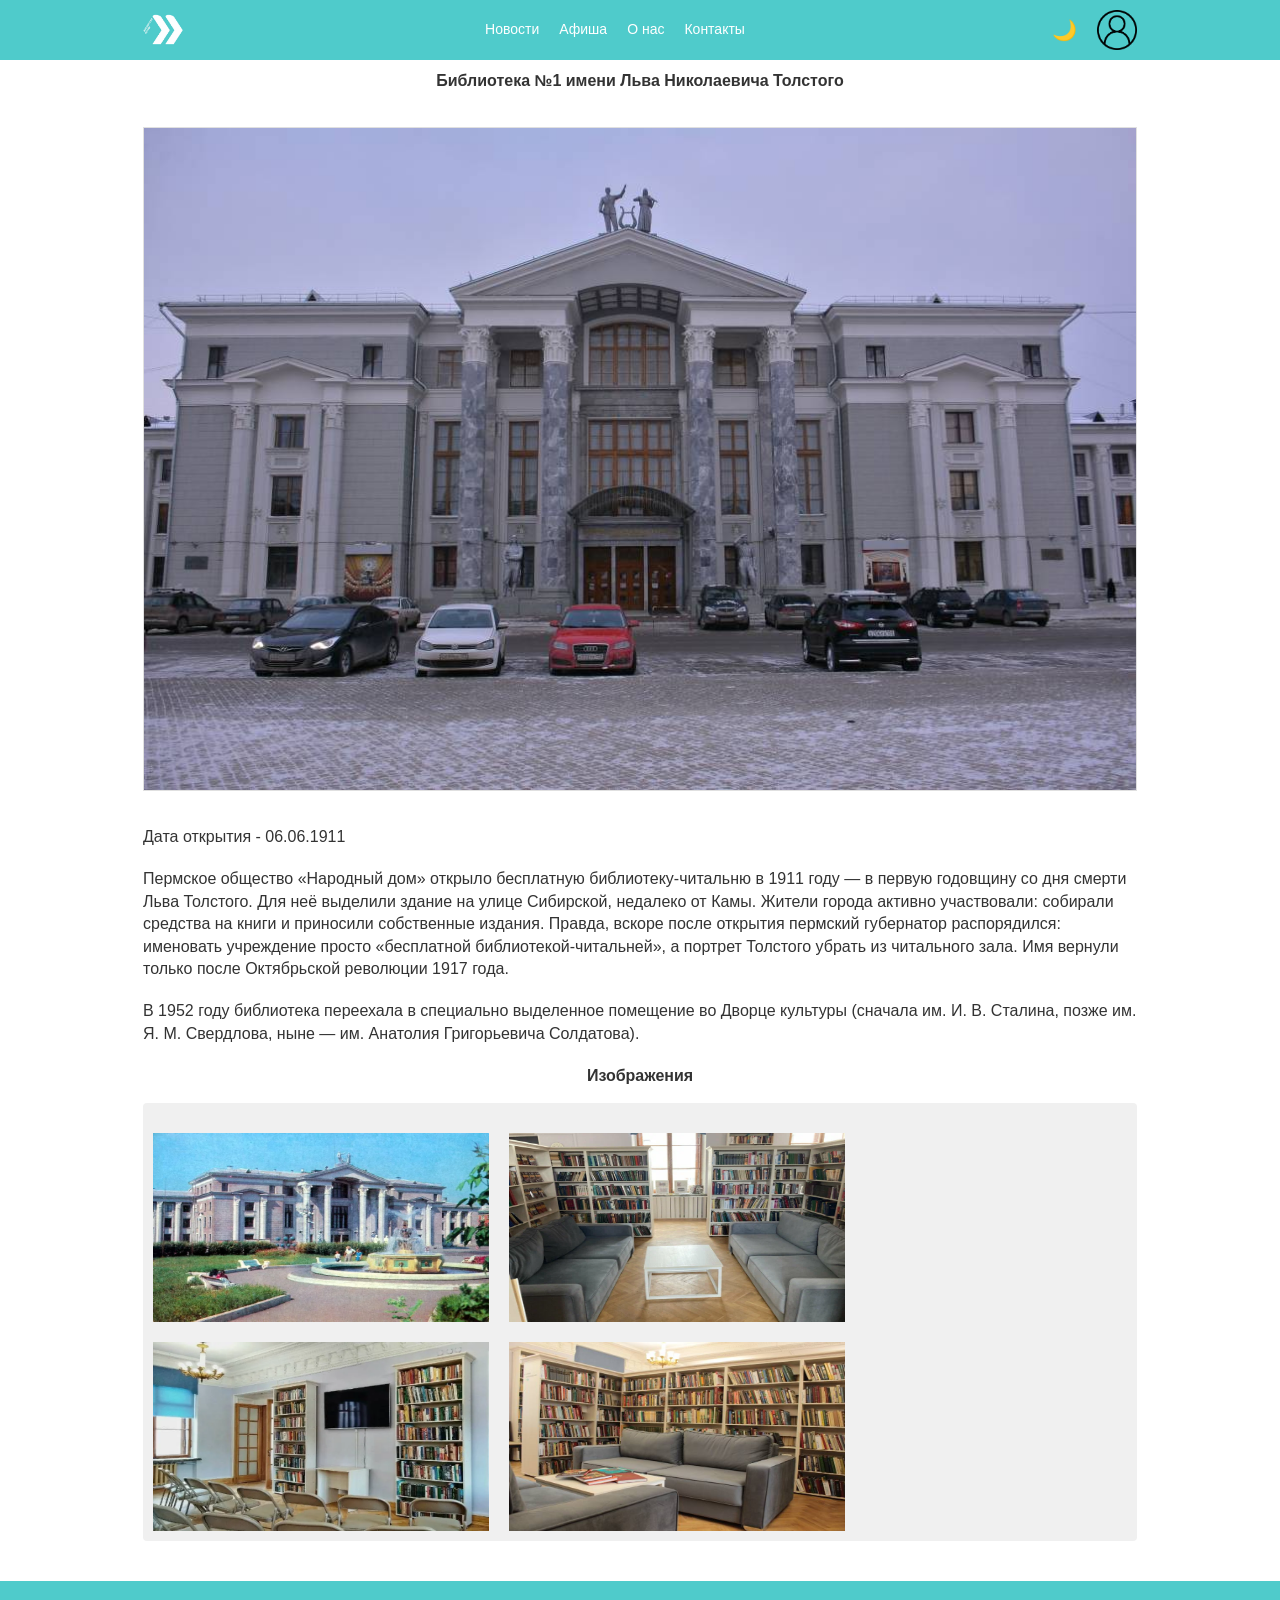
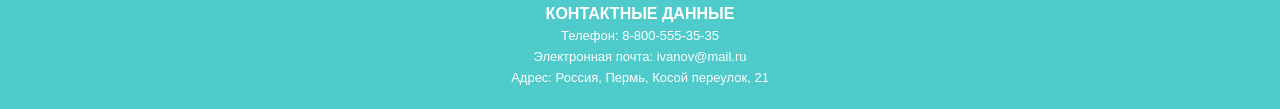
<file: biblioteka1.html>
<!DOCTYPE html>
<html lang="ru">
<head>
    <meta charset="UTF-8">
    <meta name="viewport" content="width=device-width, initial-scale=1.0">
    <title>Библиотека - 1</title>
    <link rel="stylesheet" href="style.css">
    <script src="Scrypt.js" defer></script>
</head>
<body>

    <!-- ШАПКА -->
    <header class="header">
        <div class="container header__container">
            <a  href="index.html">
                <img src="image/Logo.jpg" alt="Логотип" class="header-icon">
            </a>
            <nav class="header__nav">
                <a href="news.html">Новости</a>
                <a href="posters.html">Афиша</a>
                <a href="abouts.html">О нас</a>
                <a href="#Footer">Контакты</a>
            </nav>
            
            <div class="header__right">
                <!-- Кнопка переключения темы -->
                <button id="theme-toggle" class="theme-btn" aria-label="Переключить тему">
                    <span class="theme-icon">🌙</span>
                </button>
                <!-- Иконка авторизации в хедере -->
                <div class="header-icon">
                    <button id="loginTrigger" class="header-icon" aria-label="Авторизация">
                        <img src="image/avtority.png" alt="Войти" class="header-icon">
                    </button>
                </div>
            </div>

        </div>
    </header>

    <div class="container main-layout">
        
        <!-- КОНТЕНТ -->
        <main class="content">
            <!-- НАЗВАНИЕ БИБЛИОТЕКИ -->
            <h3 class="place-title">Библиотека №1 имени Льва Николаевича Толстого</h3>
            <!-- ФОТО-БАННЕР -->
            <div class="place-img-box">
                <img src="image/bibl1/DK-Soldatova.jpg" alt="ЗДАНИЕ" class="place-img">
            </div>
            <p>Дата открытия - 06.06.1911</p>
            <p>Пермское общество «Народный дом» открыло бесплатную библиотеку-читальню в 1911 году — в первую годовщину со дня смерти Льва Толстого. Для неё выделили здание на улице Сибирской, недалеко от Камы. Жители города активно участвовали: собирали средства на книги и приносили собственные издания. Правда, вскоре после открытия пермский губернатор распорядился: именовать учреждение просто «бесплатной библиотекой-читальней», а портрет Толстого убрать из читального зала. Имя вернули только после Октябрьской революции 1917 года.</p>
            <p>В 1952 году библиотека переехала в специально выделенное помещение во Дворце культуры (сначала им. И. В. Сталина, позже им. Я. М. Свердлова, ныне — им. Анатолия Григорьевича Солдатова).</p>
            <article>
                <h2 class="place-title">Изображения</h2>
                <div class="event-card fototeka">
                    <img src="image/bibl1/Dvorets-Sverdlova.webp" alt="Дворец Свердлова" class="img-block">
                    <img src="image/bibl1/b1-1.webp" alt="" class="img-block">
                    <img src="image/bibl1/b1-2.webp" alt="" class="img-block">
                    <img src="image/bibl1/b1-3.jpeg" alt="" class="img-block">
                </div>
            </article>
            <!-- ОПИСАНИЕ -->


        </main>

    </div>

    <!-- ПОДВАЛ -->
    <footer class="footer" id="Footer">
        <div class="container footer__container">
            <div class="footer__block">
                <h3 class="footer__title">КОНТАКТНЫЕ ДАННЫЕ</h3>
            </div>
            <div class="footer__block">
                <p>Телефон: 8-800-555-35-35</p>
                <p>Электронная почта: ivanov@mail.ru</p>
                <p>Адрес: Россия, Пермь, Косой переулок, 21</p>
            </div>
        </div>
    </footer>

    <!-- окно авторизации -->
    <div id="loginModal" class="modal-overlay">
        <div class="modal-content">
            <span class="close-modal">&times;</span>
            <h2>Вход в систему</h2>
            <form id="loginForm">
                <div class="input-group">
                    <label for="login">Логин или Email</label>
                    <input type="text" id="login" placeholder="Введите логин" required>
                </div>
                <div class="input-group">
                    <label for="password">Пароль</label>
                    <input type="password" id="password" placeholder="Введите пароль" required>
                </div>
                <button type="submit" class="btn-submit">Войти</button>
            </form>
        </div>
    </div>
    
</body>
</html>
</file>
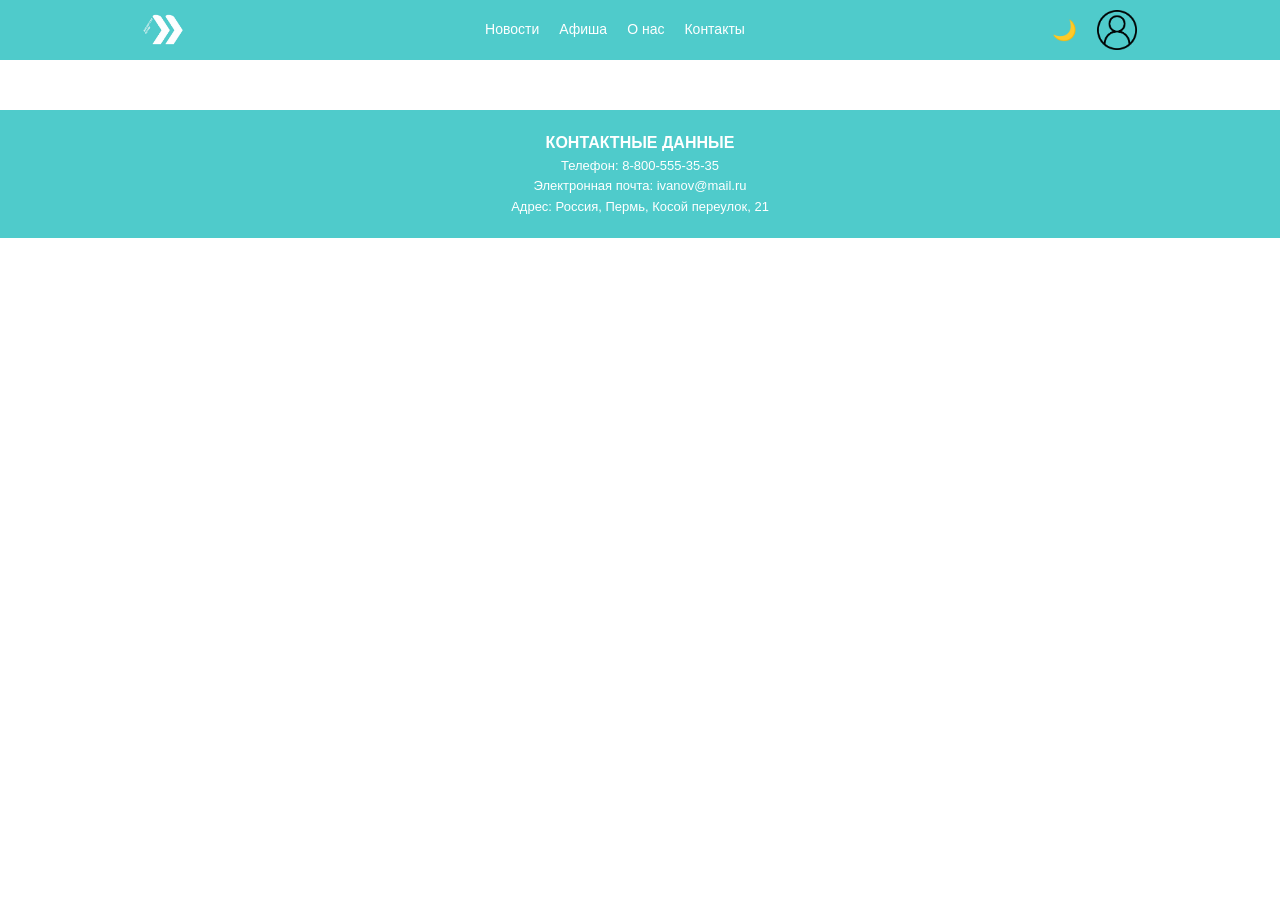
<file: skeleton-page.html>
<!DOCTYPE html>
<html lang="ru">
<head>
    <meta charset="UTF-8">
    <meta name="viewport" content="width=device-width, initial-scale=1.0">
    <title>ШАБЛОН</title>
    <link rel="stylesheet" href="style.css">
    <script src="Scrypt.js" defer></script>
</head>
<body>

    <!-- ШАПКА -->
    <header class="header">
        <div class="container header__container">
            <a  href="index.html">
                <img src="image/Logo.jpg" alt="Логотип" class="header-icon">
            </a>
            <nav class="header__nav">
                <a href="news.html">Новости</a>
                <a href="posters.html">Афиша</a>
                <a href="abouts.html">О нас</a>
                <a href="#Footer">Контакты</a>
            </nav>
            
            <div class="header__right">
                <!-- Кнопка переключения темы -->
                <button id="theme-toggle" class="theme-btn" aria-label="Переключить тему">
                    <span class="theme-icon">🌙</span>
                </button>
                <!-- Иконка авторизации в хедере -->
                <div class="header-icon">
                    <button id="loginTrigger" class="header-icon" aria-label="Авторизация">
                        <img src="image/avtority.png" alt="Войти" class="header-icon">
                    </button>
                </div>
            </div>

        </div>
    </header>

    <div class="container main-layout">
        
        <!-- КОНТЕНТ -->
        <main class="content">
            
            

        </main>

    </div>

    <!-- ПОДВАЛ -->
    <footer class="footer" id="Footer">
        <div class="container footer__container">
            <div class="footer__block">
                <h3 class="footer__title">КОНТАКТНЫЕ ДАННЫЕ</h3>
            </div>
            <div class="footer__block">
                <p>Телефон: 8-800-555-35-35</p>
                <p>Электронная почта: ivanov@mail.ru</p>
                <p>Адрес: Россия, Пермь, Косой переулок, 21</p>
            </div>
        </div>
    </footer>

    <!-- окно авторизации -->
    <div id="loginModal" class="modal-overlay">
        <div class="modal-content">
            <span class="close-modal">&times;</span>
            <h2>Вход в систему</h2>
            <form id="loginForm">
                <div class="input-group">
                    <label for="login">Логин или Email</label>
                    <input type="text" id="login" placeholder="Введите логин" required>
                </div>
                <div class="input-group">
                    <label for="password">Пароль</label>
                    <input type="password" id="password" placeholder="Введите пароль" required>
                </div>
                <button type="submit" class="btn-submit">Войти</button>
            </form>
        </div>
    </div>
    
</body>
</html>
</file>
<file: style.css>
/* =========================================
   ПЕРЕМЕННЫЕ (СВЕТЛАЯ ТЕМА)
   ========================================= */
:root {
    --primary-teal: #4fcbcb; 
    --bg-body: #ffffff;       /* Фон страницы */
    --bg-widget: #f0f0f0;     /* Фон виджетов и блоков */
    --bg-card: #ffffff;       /* Фон карточек */
    --text-main: #333333;     /* Основной текст */
    --text-muted: #666666;    /* Второстепенный текст */
    --border-color: #e0e0e0;
    --white: #ffffff;
    --footer-bottom-bg: #4fcbcb;
}

/* =========================================
   ПЕРЕМЕННЫЕ (ТЁМНАЯ ТЕМА)
   ========================================= */
body.dark-theme {
    --primary-teal: #4fcbcbd5;  /* Чуть приглушенный бирюзовый */
    --bg-body: #121212;       /* Глубокий темный фон */
    --bg-widget: #1e1e1e;     /* Фон блоков */
    --bg-card: #2a2a2a;       /* Фон карточек */
    --text-main: #e0e0e0;     /* Светлый текст */
    --text-muted: #a0a0a0;
    --border-color: #333333;
    --white: #1e1e1e;
    --footer-bottom-bg: #4fcbcbd5;
}

/* =========================================
   СБРОС И БАЗА
   ========================================= */
* {
    margin: 0;
    padding: 0;
    box-sizing: border-box;
}

body {
    font-family: Arial, sans-serif;
    background-color: var(--bg-body);
    color: var(--text-main);
    line-height: 1.4;
    transition: background-color 0.3s, color 0.3s; /* Плавный переход */
}

a {
    text-decoration: none;
    color: inherit;
}

img {
    max-width: 100%;
    display: block;
}

.container {
    max-width: 80%;
    margin: 0 auto;
    padding: 0 15px;
    align-content: center;
}

/* =========================================
   ШАПКА
   ========================================= */
.header {
    background-color: var(--primary-teal);
    color: var(--white);
    padding: 10px 0;
    position: fixed; top:0cm;
    width: 100%;
    z-index: 100;
}

.header__container {
    display: flex;
    justify-content: space-between;
    align-items: center;
}

.header__nav {
    display: flex;
    gap: 20px;
    font-size: 14px;
}

.header__nav a:hover {
    text-decoration: underline;
}

.header__right {
    display: flex;
    align-items: center;
    gap: 15px;
}

.theme-btn {
    background: none;
    border: none;
    font-size: 20px;
    cursor: pointer;
    padding: 5px;
    border-radius: 50%;
    transition: background 0.2s;
    display: flex;
    align-items: center;
    justify-content: center;
}

.theme-btn:hover {
    background: rgba(255,255,255,0.2);
}

.header-icon{
    border: none;
    height: 40px;
    width: 40px;
    color: var(--primary-teal);
    background-color: var(--primary-teal);
}


/* =========================================
   ОСНОВНОЙ МАКЕТ (СЕТКА)
   ========================================= */
.main-layout {
    display: grid;
    gap: 20px;
    margin-top: 70px;
    margin-bottom: 20px;
}

/* =========================================
   КОНТЕНТ
   ========================================= */
.content {
    display: flex;
    flex-direction: column;
    gap: 30px;
}

/* Баннер */
.hero {
    position: relative;
    border-radius: 4px;
    overflow: hidden;
    margin-top: 0px;
}

.hero__img {
    width: 100%;
    height: auto;
    filter: grayscale(100%) sepia(20%);
}

.hero__content {
    position: absolute;
    bottom: 20px;
    left: 20px;
    right: 20px;
    display: flex;
    justify-content: space-between;
    align-items: flex-end;
}

.hero__text {
    color: #fff; /* Всегда белый на фото */
    font-size: 18px;
    max-width: 60%;
    text-shadow: 1px 1px 3px rgba(0,0,0,0.8);
}

.btn-primary {
    background-color: var(--primary-teal);
    color: #fff;
    padding: 8px 15px;
    border-radius: 4px;
    font-size: 14px;
    font-weight: bold;
}

/* Секции */
.section__header {
    display: flex;
    justify-content: space-between;
    flex-direction: row;
    align-items: center;
    text-align: center;
    margin-bottom: 15px;
}

.section__title {
    font-size: 18px;
    font-weight: bold;
    color: var(--text-main);
}

.section__link {
    color: var(--primary-teal);
    text-decoration: underline;
}

/* Сетки */
.grid-4 {
    display: grid;
    grid-template-columns: repeat(4, 1fr);
    gap: 15px;
    background-color: var(--bg-widget);
    padding: 15px;
    border-radius: 4px;
}

.grid-2 {
    display: grid;
    grid-template-columns: 1fr 1fr;
    gap: 20px;
}

/* Карточки */
.card {
    background: var(--bg-card);
    padding: 10px;
    border-radius: 4px;
}

.card__date {
    background-color: var(--bg-widget);
    text-align: center;
    padding: 5px;
    font-size: 12px;
    color: var(--text-muted);
    margin-bottom: 10px;
    border-radius: 2px;
}

.card__img, .news-card__img {
    width: 100%;
    height: auto;
    object-fit: cover;
    /* Делаем картинки чуть темнее в темной теме */
    transition: opacity 0.3s; 
}

body.dark-theme .card__img,
body.dark-theme .news-card__img {
    opacity: 0.7;
}

/* =========================================
   ПОДВАЛ
   ========================================= */
.footer {
    background-color: var(--primary-teal);
    color: var(--white);
    margin-top: 40px;
    align-items: center;
    text-align: center;
}

.footer__container {
    padding: 20px 15px;
    gap: 40px;
}

.footer__block {
    font-size: 13px;
    line-height: 1.6;
    text-align: center;
    align-items: center;
}

.footer__title {
    font-size: 16px;
    font-weight: bold;
}

.footer__bottom {
    background-color: var(--footer-bottom-bg);
    padding: 10px 0;
    font-size: 12px;
    text-align: left;
}

/* =========================================
   📱 АДАПТИВНАЯ ВЕРСИЯ
   ========================================= */
@media (max-width: 900px) {
    .main-layout {
        grid-template-columns: 1fr;
    }
    .sidebar {
        display: grid;
        grid-template-columns: repeat(auto-fit, minmax(250px, 1fr));
    }
    .grid-4 {
        grid-template-columns: repeat(2, 1fr);
    }
    .footer__container {
        flex-direction: column;
        gap: 20px;
    }
}

@media (max-width: 600px) {
    .header__nav {
        gap: 10px;
        font-size: 12px;
    }
    .hero__content {
        flex-direction: column;
        align-items: flex-start;
        gap: 10px;
    }
    .hero__text {
        max-width: 100%;
        font-size: 14px;
    }
    .grid-4, .grid-2 {
        grid-template-columns: 1fr;
    }
    .sidebar {
        grid-template-columns: 1fr;
    }
}

/* НОВОСТИ */

/* =========================================
   КОНТЕНТ
   ========================================= */
.content {
    display: flex;
    flex-direction: column;
    gap: 20px;
}

.news-item-large {
    display: flex;
    gap: 20px;
    background-color: var(--bg-widget);
    padding: 15px;
    border-radius: 4px;
}

.news-img-placeholder {
    flex-shrink: 0;
    width: 250px; /* Фиксированная ширина картинки */
}

.news-img-placeholder img {
    width: 100%;
    height: 100%;
    object-fit: cover;
    border: 1px solid var(--border-color);
}

body.dark-theme .news-img-placeholder img {
    opacity: 0.7;
}

.news-info {
    display: flex;
    flex-direction: column;
    justify-content: flex-start;
}

.news-title {
    font-size: 16px;
    font-weight: bold;
    margin-bottom: 15px;
    color: var(--text-main);
    text-align: center;
}

.news-meta {
    font-size: 12px;
    color: var(--text-muted);
    margin-bottom: 15px;
    line-height: 1.6;
}

.btn-teal {
    background-color: var(--primary-teal);
    color: #fff;
    padding: 6px 15px;
    border-radius: 4px;
    font-size: 13px;
    align-self: flex-end; /* Кнопка прижата вправо */
    margin-top: auto;
}


/* СОБЫТИЯ */


/* =========================================
   КОНТЕНТ
   ========================================= */
.content {
    display: flex;
    flex-direction: column;
    gap: 20px;
}

/* Заголовок и фильтры */
.search-section {
    background-color: var(--bg-widget);
    padding: 15px;
    border-radius: 4px;
}

.page-title {
    font-size: 18px;
    margin-bottom: 15px;
    text-align: center;
    font-weight: bold;
}

.filters {
    display: flex;
    gap: 10px;
    margin-bottom: 15px;
    flex-wrap: wrap;
    justify-content: center;
}

.filter-btn {
    background-color: var(--white);
    border: 1px solid var(--border-color);
    padding: 6px 12px;
    font-size: 12px;
    border-radius: 4px;
    cursor: pointer;
    color: var(--text-main);
}

.filter-btn.active {
    background-color: var(--primary-teal);
    color: #fff;
    border-color: var(--primary-teal);
}

/* Строка поиска */
.search-bar {
    display: flex;
    background-color: var(--white);
    border: 1px solid var(--border-color);
    border-radius: 4px;
    overflow: hidden;
}

.search-bar input {
    flex: 1;
    border: none;
    padding: 10px;
    outline: none;
    background: transparent;
    color: var(--text-main);
}

.search-btn {
    background: none;
    border: none;
    padding: 0 15px;
    cursor: pointer;
    color: var(--text-muted);
}

/* Сетка событий */
.events-flex {
    display: flex;
    grid-template-columns: repeat(4, 1fr);
    gap: 15px;
    flex-wrap: wrap;
}

.event-card {
    background-color: var(--bg-widget);
    padding: 10px;
    border-radius: 4px;
    display: flex;
    flex-direction: column;
}

.event-date {
    background-color: var(--white);
    border: 1px solid var(--border-color);
    text-align: center;
    padding: 5px;
    font-size: 12px;
    margin-bottom: 10px;
    border-radius: 2px;
}

.event-img {
    width: 100%;
    height: 150px;
    object-fit: cover;
    border: 1px solid var(--border-color);
    margin-bottom: 10px;
}

body.dark-theme .event-img {
    opacity: 0.7;
}

.event-desc {
    font-size: 12px;
    color: var(--text-muted);
    text-align: center;
}


/* Список карточек */
.widget-title {
    font-size: 14px;
    font-weight: bold;
    margin-bottom: 15px;
    text-align: center;
}


/* КУЛЬТУРНЫЕ ЗАВЕДЕНИЯ */

/* =========================================
   СПЕЦИФИЧНЫЕ СТИЛИ ДЛЯ СТРАНИЦЫ "ЗАВЕДЕНИЯ"
   ========================================= */

/* Поиск на всю ширину над списком */
.search-bar-full {
    margin-bottom: 10px;
}

.search-bar-full .search-bar {
    background-color: var(--bg-widget);
    border: 1px solid var(--border-color);
    border-radius: 4px;
    padding: 5px;
}

.search-bar-full .search-bar input {
    padding: 8px 12px;
}

/* Карточка заведения (большая) */
.place-card {
    background-color: var(--bg-widget);
    border-radius: 4px;
    padding: 15px;
    margin-bottom: 20px;
    display: flex;
    flex-direction: column;
}

.place-title {
    text-align: center;
    font-size: 16px;
    margin-bottom: 15px;
    font-weight: bold;
    color: var(--text-main);
}

.fototeka {
    display: flex;
    flex-direction: row;
    flex-wrap: wrap;
}

.img-block{
    width: 336px;
    height: 189px;
    margin-top: 20px;
    margin-right: 20px;
}

/* Контейнер для картинки, чтобы она не вылезала */
.place-img-box {
    width: 100%;
    height: max-content;
    border: 1px solid var(--border-color);
    margin-bottom: 15px;
    background-color: var(--white); /* Чтобы при прозрачности не было черных дыр */
}

.place-img {
    width: 100%;
    height: 100%; /* Фиксированная высота для ровности */
    object-fit: cover;
    display: block;
}

body.dark-theme .place-img {
    opacity: 0.8;
}

/* Текст и метаданные */
.place-info {
    display: flex;
    flex-direction: column;
}

.place-desc {
    font-size: 13px;
    color: var(--text-muted);
    margin-bottom: 15px;
    line-height: 1.5;
}

.place-meta {
    font-size: 11px;
    color: var(--text-muted);
    margin-bottom: 15px;
    line-height: 1.6;
}

.place-info .btn-teal {
    align-self: flex-start; /* Кнопка справа */
}

/* О НАС */

/* =========================================
   СПЕЦИФИЧНЫЕ СТИЛИ ДЛЯ СТРАНИЦЫ "О НАС"
   ========================================= */

.about-card {
    background-color: var(--bg-widget);
    padding: 30px;
    border-radius: 4px;
    margin-bottom: 20px;
}

.about-card .page-title {
    text-align: center;
    font-size: 24px;
    margin-bottom: 30px;
    font-weight: bold;
    color: var(--text-main);
}

.text-content {
    font-size: 14px;
    line-height: 1.7;
    color: var(--text-main);
    margin-bottom: 30px;
}

.text-content p {
    margin-bottom: 15px;
}

/* Картинка внутри текста */
.about-img-wrapper {
    margin: 25px 0;
    border: 1px solid var(--border-color);
    background-color: var(--white);
}

.about-img-wrapper img {
    width: 100%;
    height: 300px;
    object-fit: cover;
    display: block;
}

body.dark-theme .about-img-wrapper img {
    opacity: 0.8;
}

/* Галерея из 3 картинок внизу */
.about-gallery {
    display: grid;
    grid-template-columns: repeat(3, 1fr);
    gap: 15px;
    margin-top: 20px;
}

.about-gallery img {
    width: 100%;
    height: 120px;
    object-fit: cover;
    border: 1px solid var(--border-color);
    background-color: var(--white);
}

body.dark-theme .about-gallery img {
    opacity: 0.8;
}

/* --- Модальное окно (Оверлей) --- */
.modal-overlay {
    position: fixed;
    top: 0;
    left: 0;
    width: 100%;
    height: 100%;
    background-color: rgba(0, 0, 0, 0.7); /* Затемнение фона */
    z-index: 1001; /* Выше, чем хедер */
    
    /* Центрирование формы */
    display: flex;
    justify-content: center;
    align-items: center;
    
    /* Скрыто по умолчанию */
    opacity: 0;
    visibility: hidden;
    transition: opacity 0.3s ease, visibility 0.3s ease;
}

/* Класс для открытия */
.modal-overlay.active {
    opacity: 1;
    visibility: visible;
}

/* --- Сама форма --- */
.modal-content {
    background-color: #fff;
    padding: 30px;
    border-radius: 8px;
    box-shadow: 0 10px 25px rgba(0,0,0,0.3);
    width: 100%;
    max-width: 400px;
    position: relative;
    
    /* Анимация появления */
    transform: translateY(-20px);
    transition: transform 0.3s ease;
}

.modal-overlay.active .modal-content {
    transform: translateY(0);
}

/* Кнопка закрытия (крестик) */
.close-modal {
    position: absolute;
    top: 10px;
    right: 15px;
    font-size: 28px;
    color: #999;
    cursor: pointer;
    transition: color 0.2s;
}
.close-modal:hover {
    color: #333;
}

.modal-content h2 {
    text-align: center;
    color: #333;
    margin-bottom: 20px;
    font-size: 22px;
}

/* Поля ввода */
.input-group {
    margin-bottom: 15px;
    text-align: left;
}

.input-group label {
    display: block;
    font-size: 13px;
    color: #666;
    margin-bottom: 5px;
    font-weight: bold;
}

.input-group input {
    width: 100%;
    padding: 10px;
    border: 1px solid #ccc;
    border-radius: 4px;
    font-size: 14px;
    box-sizing: border-box;
    outline: none;
    transition: border-color 0.2s;
}

.input-group input:focus {
    border-color: var(--primary-teal);
}

/* Кнопка отправки */
.btn-submit {
    width: 100%;
    padding: 12px;
    background-color: var(--primary-teal);
    color: white;
    border: none;
    border-radius: 4px;
    font-size: 16px;
    font-weight: bold;
    cursor: pointer;
    margin-top: 10px;
    transition: background-color 0.2s;
}

.btn-submit:hover {
    background-color: var(--primary-teal);
}

/* Адаптив для этой страницы */
@media (max-width: 768px) {
    .about-card {
        padding: 15px;
    }
    
    .about-img-wrapper img {
        height: 200px; /* Уменьшаем высоту на телефонах */
    }
    
    .about-gallery {
        grid-template-columns: 1fr; /* Картинки встают в столбик */
    }

    .about-gallery img {
        height: 150px;
    }
}
</file>
